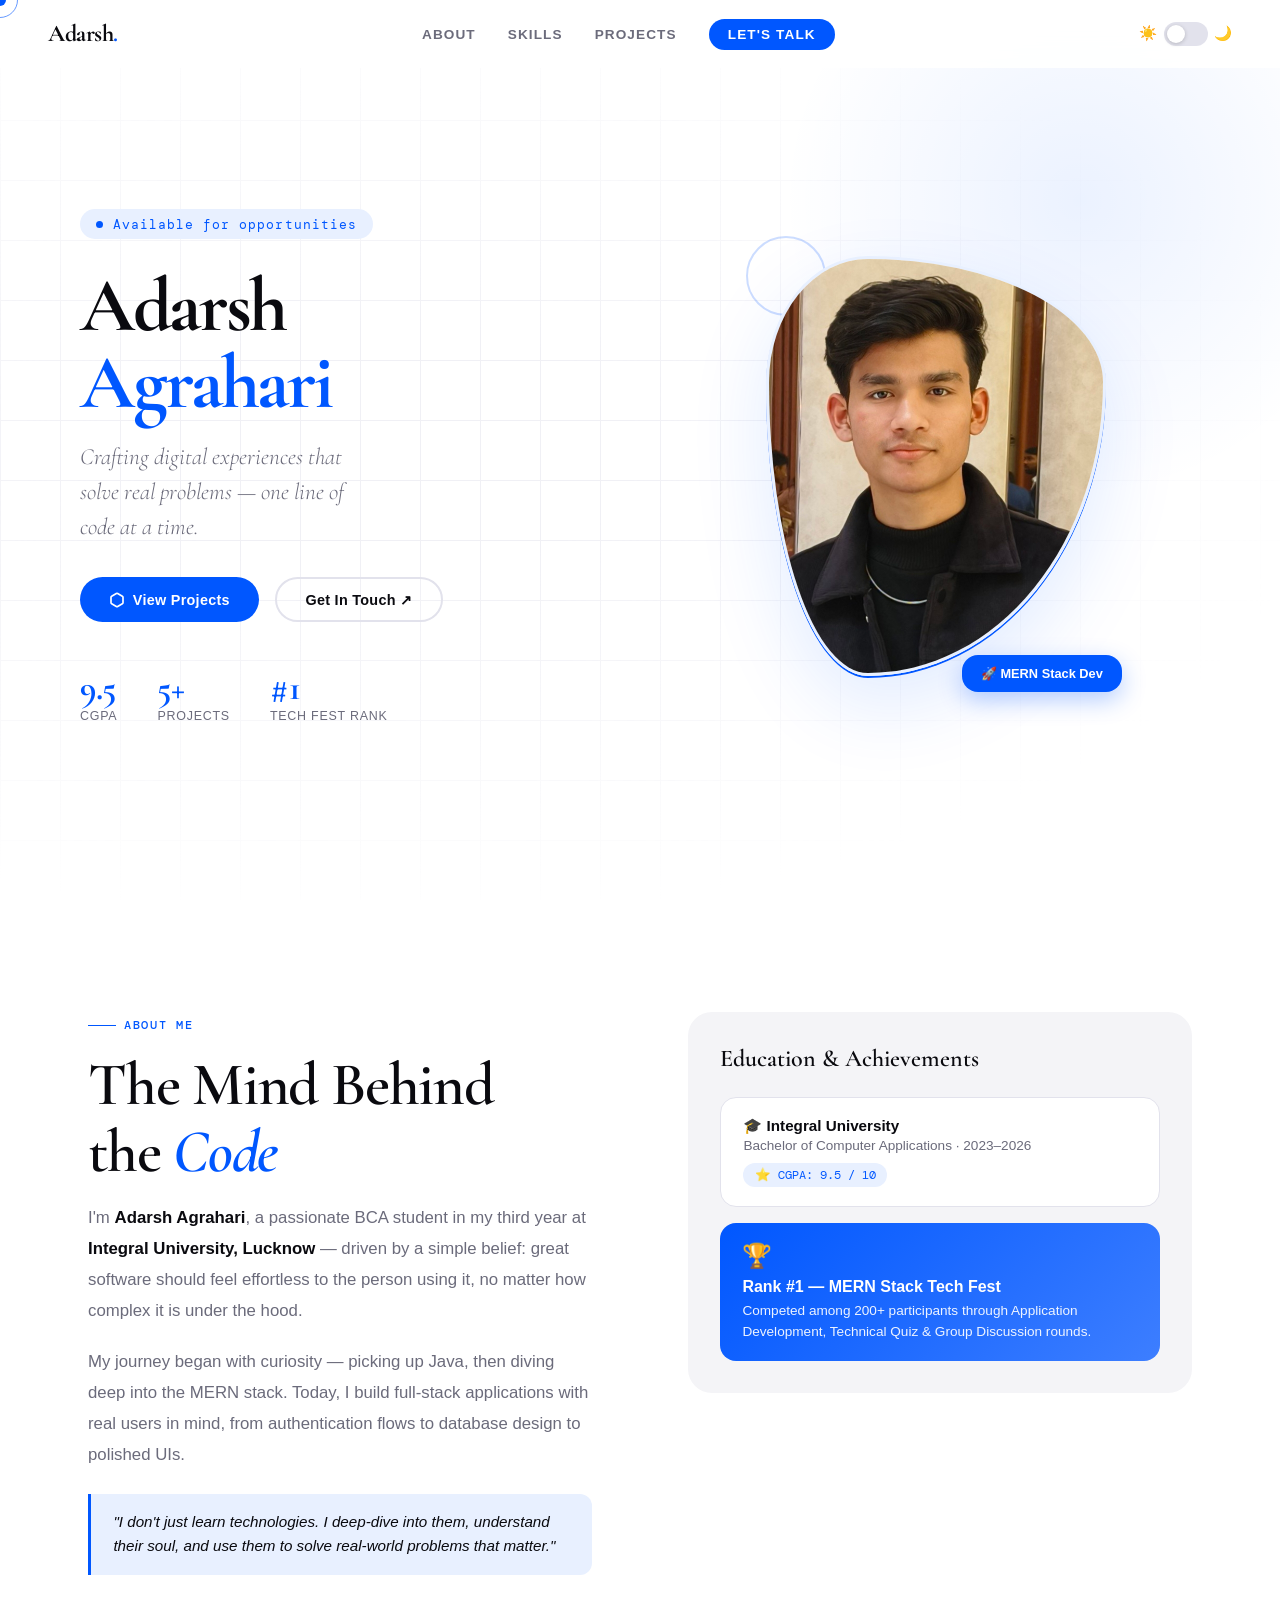
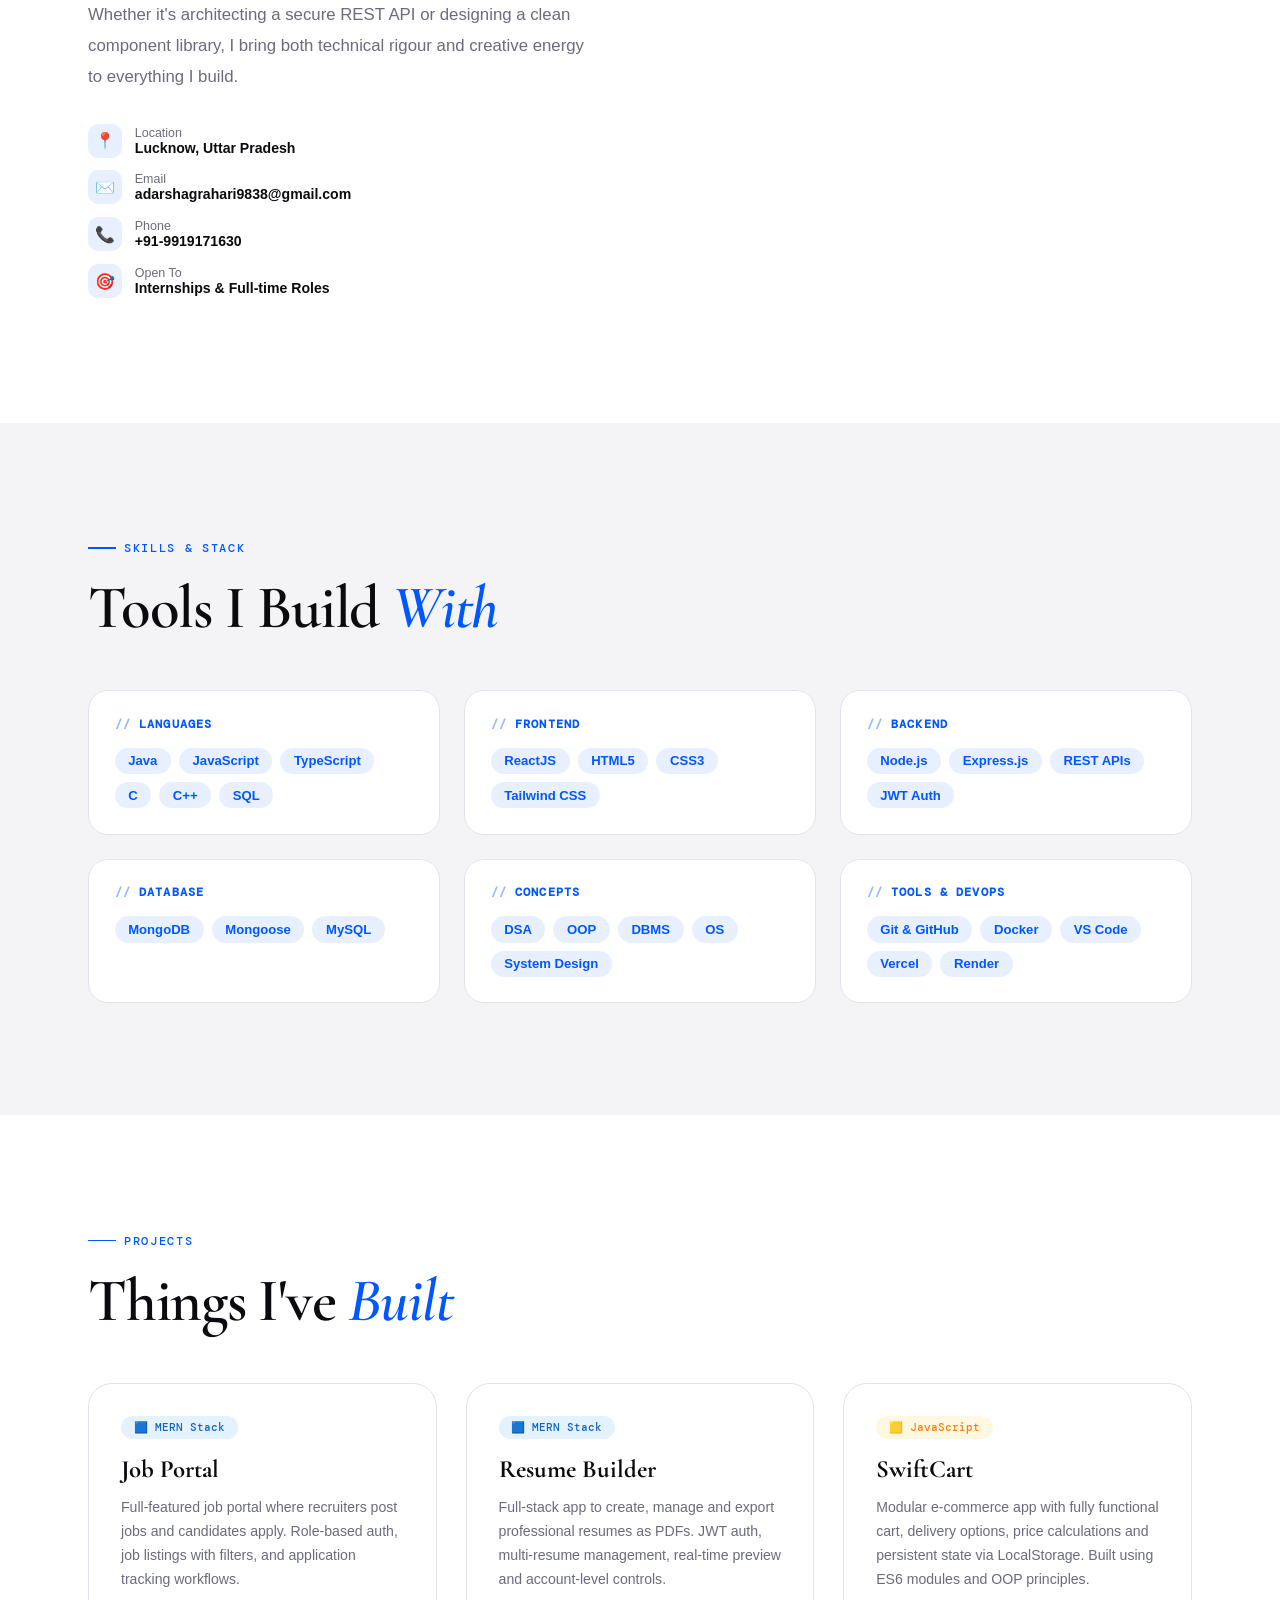
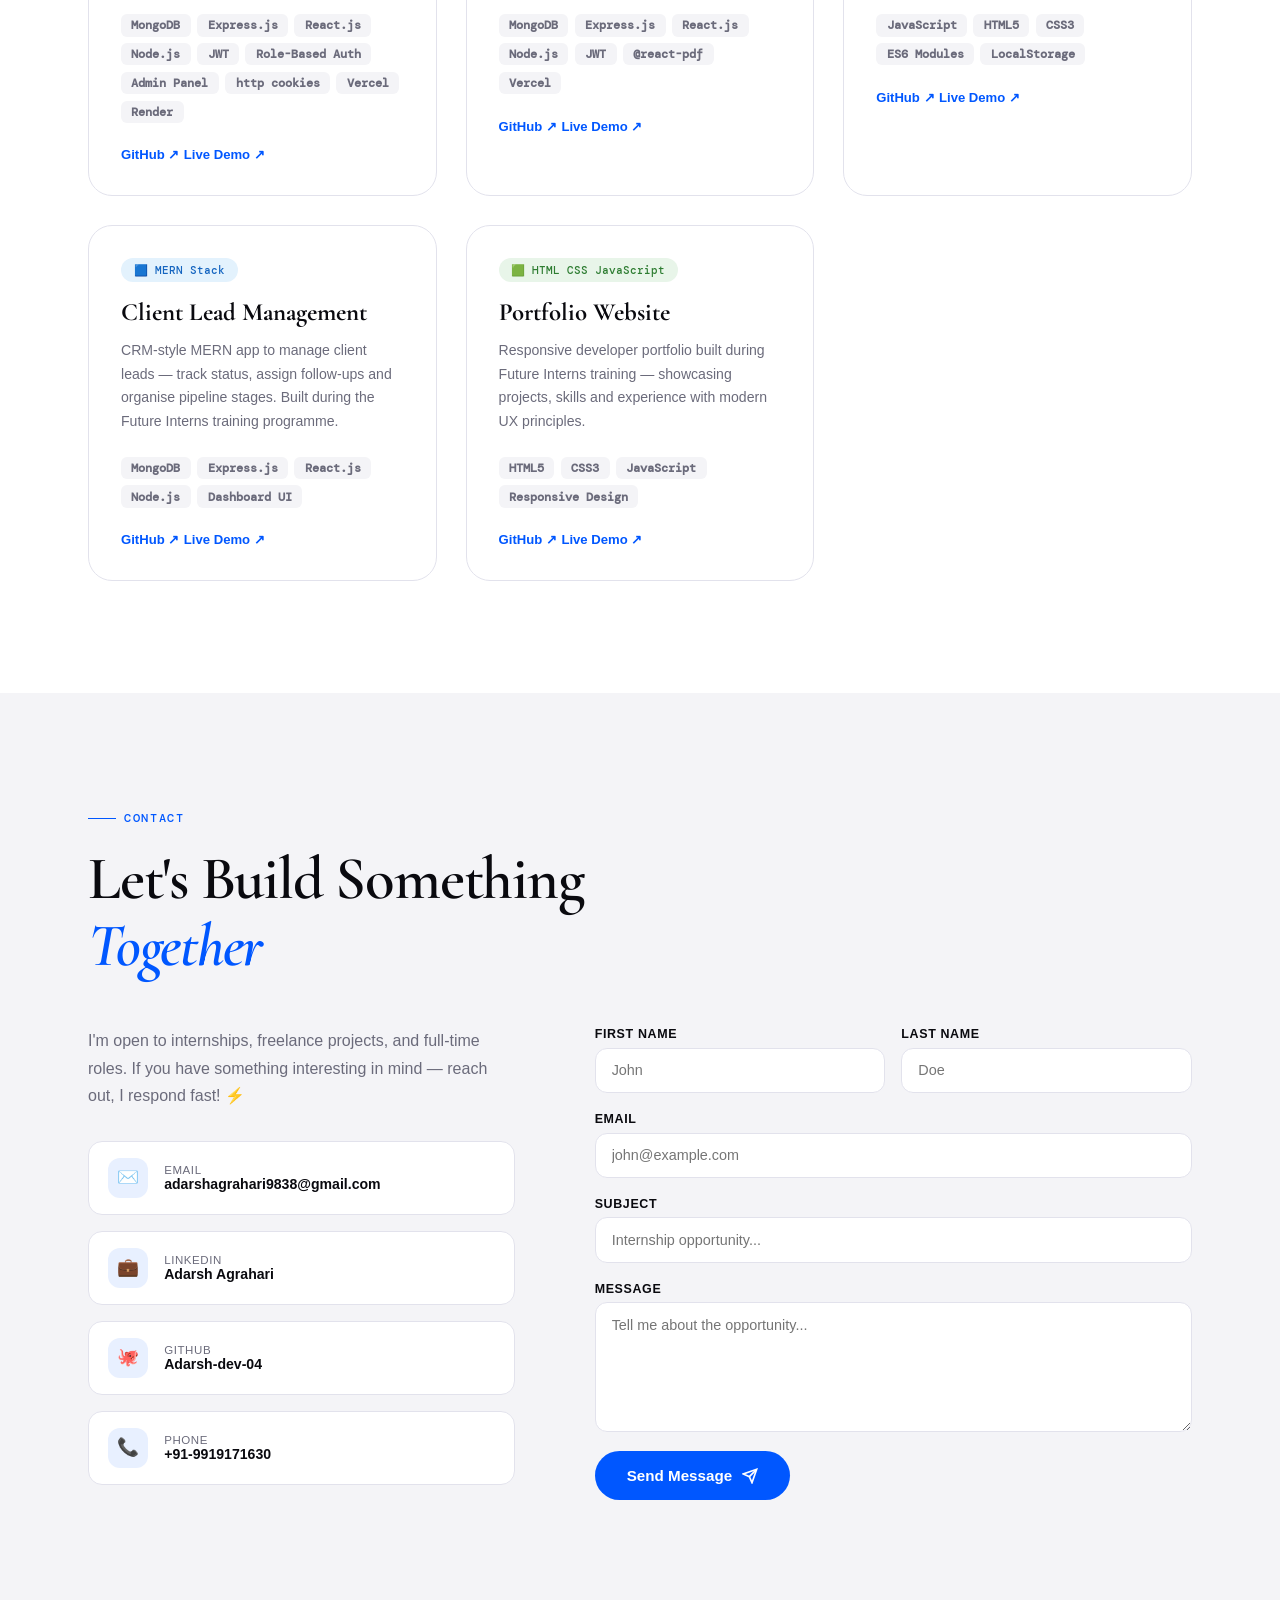
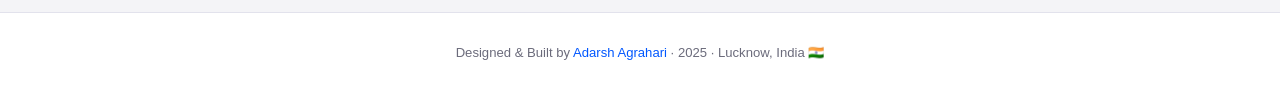
<file: index.html>
<!doctype html>
<html lang="en">
  <head>
    <meta charset="UTF-8" />
    <meta name="viewport" content="width=device-width, initial-scale=1.0" />
    <title>Adarsh Agrahari — Full-Stack Developer</title>
    <meta
      name="description"
      content="Adarsh Agrahari — BCA student & MERN Stack developer from Lucknow."
    />
    <link rel="preconnect" href="https://fonts.googleapis.com" />
    <link rel="preconnect" href="https://fonts.gstatic.com" crossorigin />
    <link
      href="https://fonts.googleapis.com/css2?family=Cormorant+Garamond:ital,wght@0,300;0,400;0,600;0,700;1,300;1,400&family=Cabinet+Grotesk:wght@400;500;700;800&family=DM+Mono:wght@400;500&display=swap"
      rel="stylesheet"
    />
    <link rel="stylesheet" href="style.css" />

    <!-- Theme init: must run before paint to prevent flash of wrong theme -->
    <script>
      (function () {
        var t = localStorage.getItem("theme");
        var d = window.matchMedia("(prefers-color-scheme: dark)").matches;
        if (t === "dark" || (!t && d))
          document.documentElement.classList.add("dark");
      })();
    </script>
  </head>
  <body>
    <!-- Custom Cursor -->
    <div id="cursor"></div>
    <div id="cursor-ring"></div>

    <!-- NAV -->
    <nav id="navbar">
      <a class="nav-logo" href="#hero">Adarsh<span>.</span></a>
      <ul class="nav-links" id="navLinks">
        <li><a href="#about">About</a></li>
        <li><a href="#skills">Skills</a></li>
        <li><a href="#projects">Projects</a></li>
        <li><a href="#contact" class="nav-cta">Let's Talk</a></li>
      </ul>
      <div class="nav-right">
        <div class="toggle-wrap">
          <span>☀️</span>
          <button
            class="theme-toggle"
            id="themeToggle"
            aria-label="Toggle dark mode"
          ></button>
          <span>🌙</span>
        </div>
        <button class="hamburger" id="hamburger" aria-label="Open menu">
          <span></span><span></span><span></span>
        </button>
      </div>
    </nav>

    <!-- HERO -->
    <section id="hero">
      <div class="hero-bg-grid"></div>
      <div class="hero-bg-blob"></div>
      <div class="hero-content">
        <div class="hero-greeting">
          <span class="dot"></span> Available for opportunities
        </div>
        <h1 class="hero-name">
          Adarsh<br /><span class="blue">Agrahari</span>
        </h1>
        <p class="hero-tagline">
          Crafting digital experiences that<br />solve real problems — one line
          of<br />code at a time.
        </p>
        <div class="hero-btns">
          <a href="#projects" class="btn btn-primary">
            <svg
              width="16"
              height="16"
              viewBox="0 0 24 24"
              fill="none"
              stroke="currentColor"
              stroke-width="2.5"
            >
              <path
                d="M21 16V8a2 2 0 0 0-1-1.73l-7-4a2 2 0 0 0-2 0l-7 4A2 2 0 0 0 3 8v8a2 2 0 0 0 1 1.73l7 4a2 2 0 0 0 2 0l7-4A2 2 0 0 0 21 16z"
              />
            </svg>
            View Projects
          </a>
          <a href="#contact" class="btn btn-outline">Get In Touch ↗</a>
        </div>
        <div class="hero-stats">
          <div class="stat">
            <span class="stat-num">9.5</span
            ><span class="stat-label">CGPA</span>
          </div>
          <div class="stat">
            <span class="stat-num">5+</span
            ><span class="stat-label">Projects</span>
          </div>
          <div class="stat">
            <span class="stat-num">#1</span
            ><span class="stat-label">Tech Fest Rank</span>
          </div>
        </div>
      </div>
      <div class="hero-visual">
        <div class="photo-wrap">
          <div class="photo-deco"></div>
          <div class="photo-frame">
            <img src="photo.jpg" alt="Adarsh Agrahari" />
          </div>
          <div class="photo-badge">🚀 MERN Stack Dev</div>
        </div>
      </div>
    </section>

    <!-- ABOUT -->
    <section id="about">
      <div class="about-text reveal">
        <span class="section-label">About Me</span>
        <h2 class="section-title">The Mind Behind<br />the <em>Code</em></h2>
        <p>
          I'm <strong>Adarsh Agrahari</strong>, a passionate BCA student in my
          third year at <strong>Integral University, Lucknow</strong> — driven
          by a simple belief: great software should feel effortless to the
          person using it, no matter how complex it is under the hood.
        </p>
        <p>
          My journey began with curiosity — picking up Java, then diving deep
          into the MERN stack. Today, I build full-stack applications with real
          users in mind, from authentication flows to database design to
          polished UIs.
        </p>
        <div class="about-highlight">
          "I don't just learn technologies. I deep-dive into them, understand
          their soul, and use them to solve real-world problems that matter."
        </div>
        <p>
          Whether it's architecting a secure REST API or designing a clean
          component library, I bring both technical rigour and creative energy
          to everything I build.
        </p>
        <div style="margin-top: 2rem">
          <div class="info-row">
            <div class="info-icon">📍</div>
            <div>
              <div class="info-label">Location</div>
              <div class="info-value">Lucknow, Uttar Pradesh</div>
            </div>
          </div>
          <div class="info-row">
            <div class="info-icon">✉️</div>
            <div>
              <div class="info-label">Email</div>
              <div class="info-value">adarshagrahari9838@gmail.com</div>
            </div>
          </div>
          <div class="info-row">
            <div class="info-icon">📞</div>
            <div>
              <div class="info-label">Phone</div>
              <div class="info-value">+91-9919171630</div>
            </div>
          </div>
          <div class="info-row">
            <div class="info-icon">🎯</div>
            <div>
              <div class="info-label">Open To</div>
              <div class="info-value">Internships & Full-time Roles</div>
            </div>
          </div>
        </div>
      </div>
      <div class="reveal" style="transition-delay: 0.15s">
        <div class="about-card">
          <div class="about-card-title">Education & Achievements</div>
          <div class="edu-card">
            <div class="edu-uni">🎓 Integral University</div>
            <div class="edu-degree">
              Bachelor of Computer Applications · 2023–2026
            </div>
            <div class="edu-cgpa">⭐ CGPA: 9.5 / 10</div>
          </div>
          <div class="achievement-card">
            <div class="trophy">🏆</div>
            <strong>Rank #1 — MERN Stack Tech Fest</strong>
            <p>
              Competed among 200+ participants through Application Development,
              Technical Quiz & Group Discussion rounds.
            </p>
          </div>
        </div>
      </div>
    </section>

    <!-- SKILLS -->
    <div id="skills">
      <div class="inner">
        <span class="section-label reveal">Skills & Stack</span>
        <h2 class="section-title reveal">Tools I Build <em>With</em></h2>
        <div class="skills-grid">
          <div class="skill-group reveal">
            <div class="skill-group-title">Languages</div>
            <div class="skill-tags">
              <span class="skill-tag">Java</span
              ><span class="skill-tag">JavaScript</span
              ><span class="skill-tag">TypeScript</span
              ><span class="skill-tag">C</span><span class="skill-tag">C++</span
              ><span class="skill-tag">SQL</span>
            </div>
          </div>
          <div class="skill-group reveal" style="transition-delay: 0.1s">
            <div class="skill-group-title">Frontend</div>
            <div class="skill-tags">
              <span class="skill-tag">ReactJS</span
              ><span class="skill-tag">HTML5</span
              ><span class="skill-tag">CSS3</span
              ><span class="skill-tag">Tailwind CSS</span>
            </div>
          </div>
          <div class="skill-group reveal" style="transition-delay: 0.2s">
            <div class="skill-group-title">Backend</div>
            <div class="skill-tags">
              <span class="skill-tag">Node.js</span
              ><span class="skill-tag">Express.js</span
              ><span class="skill-tag">REST APIs</span
              ><span class="skill-tag">JWT Auth</span>
            </div>
          </div>
          <div class="skill-group reveal" style="transition-delay: 0.3s">
            <div class="skill-group-title">Database</div>
            <div class="skill-tags">
              <span class="skill-tag">MongoDB</span
              ><span class="skill-tag">Mongoose</span
              ><span class="skill-tag">MySQL</span>
            </div>
          </div>
          <div class="skill-group reveal" style="transition-delay: 0.4s">
            <div class="skill-group-title">Concepts</div>
            <div class="skill-tags">
              <span class="skill-tag">DSA</span
              ><span class="skill-tag">OOP</span
              ><span class="skill-tag">DBMS</span
              ><span class="skill-tag">OS</span
              ><span class="skill-tag">System Design</span>
            </div>
          </div>
          <div class="skill-group reveal" style="transition-delay: 0.5s">
            <div class="skill-group-title">Tools & DevOps</div>
            <div class="skill-tags">
              <span class="skill-tag">Git & GitHub</span
              ><span class="skill-tag">Docker</span
              ><span class="skill-tag">VS Code</span
              ><span class="skill-tag">Vercel</span
              ><span class="skill-tag">Render</span>
            </div>
          </div>
        </div>
      </div>
    </div>

    <!-- PROJECTS -->
    <section id="projects">
      <span class="section-label reveal">Projects</span>
      <h2 class="section-title reveal">Things I've <em>Built</em></h2>
      <div class="projects-grid">
        <div class="project-card reveal" style="transition-delay: 0.2s">
          <span class="project-badge badge-mern">🟦 MERN Stack</span>
          <h3 class="project-title">Job Portal</h3>
          <p class="project-desc">
            Full-featured job portal where recruiters post jobs and candidates
            apply. Role-based auth, job listings with filters, and application
            tracking workflows.
          </p>
          <div class="project-tech">
            <span class="tech-tag">MongoDB</span
            ><span class="tech-tag">Express.js</span
            ><span class="tech-tag">React.js</span
            ><span class="tech-tag">Node.js</span
            ><span class="tech-tag">JWT</span
            ><span class="tech-tag">Role-Based Auth</span>
            <span class="tech-tag">Admin Panel</span>
            <span class="tech-tag">http cookies</span>
            <span class="tech-tag">Vercel</span>
            <span class="tech-tag">Render</span>

          </div>
          <a
            class="project-link"
            href="https://github.com/Adarsh-dev-04/Job-Portal-Resume-Builder"
            target="_blank"
            >GitHub ↗</a
          >
          <a
            class="project-link"
            href="https://job-portal-resume-builder.vercel.app/"
            target="_blank"
            >Live Demo ↗</a
          >
        </div>

        <div class="project-card reveal">
          <span class="project-badge badge-mern">🟦 MERN Stack</span>
          <h3 class="project-title">Resume Builder</h3>
          <p class="project-desc">
            Full-stack app to create, manage and export professional resumes as
            PDFs. JWT auth, multi-resume management, real-time preview and
            account-level controls.
          </p>
          <div class="project-tech">
            <span class="tech-tag">MongoDB</span
            ><span class="tech-tag">Express.js</span
            ><span class="tech-tag">React.js</span
            ><span class="tech-tag">Node.js</span
            ><span class="tech-tag">JWT</span
            ><span class="tech-tag">@react-pdf</span
            ><span class="tech-tag">Vercel</span>
          </div>
          <a
            class="project-link"
            href="https://github.com/Adarsh-dev-04/Resume-Builder"
            target="_blank"
            >GitHub ↗</a
          >
          <a
            class="project-link"
            href="https://resume-builder-lilac-two.vercel.app/"
            target="_blank"
            >Live Demo ↗</a
          >
        </div>

        <div class="project-card reveal" style="transition-delay: 0.1s">
          <span class="project-badge badge-js">🟨 JavaScript</span>
          <h3 class="project-title">SwiftCart</h3>
          <p class="project-desc">
            Modular e-commerce app with fully functional cart, delivery options,
            price calculations and persistent state via LocalStorage. Built
            using ES6 modules and OOP principles.
          </p>
          <div class="project-tech">
            <span class="tech-tag">JavaScript</span
            ><span class="tech-tag">HTML5</span
            ><span class="tech-tag">CSS3</span
            ><span class="tech-tag">ES6 Modules</span
            ><span class="tech-tag">LocalStorage</span>
          </div>
          <a
            class="project-link"
            href="https://github.com/Adarsh-dev-04/SwiftCart-js"
            target="_blank"
            >GitHub ↗</a
          >
          <a
            class="project-link"
            href="https://swiftcart-sooty.vercel.app/"
            target="_blank"
            >Live Demo ↗</a
          >
        </div>

        <div class="project-card reveal" style="transition-delay: 0.3s">
          <span class="project-badge badge-mern">🟦 MERN Stack</span>
          <h3 class="project-title">Client Lead Management</h3>
          <p class="project-desc">
            CRM-style MERN app to manage client leads — track status, assign
            follow-ups and organise pipeline stages. Built during the Future
            Interns training programme.
          </p>
          <div class="project-tech">
            <span class="tech-tag">MongoDB</span
            ><span class="tech-tag">Express.js</span
            ><span class="tech-tag">React.js</span
            ><span class="tech-tag">Node.js</span
            ><span class="tech-tag">Dashboard UI</span>
          </div>
          <a
            class="project-link"
            href="https://github.com/Adarsh-dev-04/mini_crm"
            target="_blank"
            >GitHub ↗</a
          >
          <a
            class="project-link"
            href="https://mini-crm-kappa-two.vercel.app/"
            target="_blank"
            >Live Demo ↗</a
          >
        </div>

        <div class="project-card reveal" style="transition-delay: 0.4s">
          <span class="project-badge badge-html">🟩 HTML CSS JavaScript</span>
          <h3 class="project-title">Portfolio Website</h3>
          <p class="project-desc">
            Responsive developer portfolio built during Future Interns training
            — showcasing projects, skills and experience with modern UX
            principles.
          </p>
          <div class="project-tech">
            <span class="tech-tag">HTML5</span
            ><span class="tech-tag">CSS3</span
            ><span class="tech-tag">JavaScript</span
            ><span class="tech-tag">Responsive Design</span>
          </div>
          <a
            class="project-link"
            href="https://github.com/Adarsh-dev-04/Adarsh_Portfolio"
            target="_blank"
            >GitHub ↗</a
          >
          <a
            class="project-link"
            href="https://adarsh-portfolio-gamma-rose.vercel.app/"
            target="_blank"
            >Live Demo ↗</a
          >
        </div>
      </div>
    </section>

    <!-- CONTACT -->
    <div id="contact">
      <div class="inner">
        <span class="section-label reveal">Contact</span>
        <h2 class="section-title reveal">
          Let's Build Something<br /><em>Together</em>
        </h2>
        <div class="contact-grid">
          <div class="reveal">
            <p class="contact-info">
              I'm open to internships, freelance projects, and full-time roles.
              If you have something interesting in mind — reach out, I respond
              fast! ⚡
            </p>
            <div class="contact-links">
              <a
                class="contact-link-item"
                href="mailto:adarshagrahari9838@gmail.com"
                ><div class="contact-icon">✉️</div>
                <div>
                  <div class="c-label">Email</div>
                  <div class="c-value">adarshagrahari9838@gmail.com</div>
                </div></a
              >
              <a
                class="contact-link-item"
                href="https://www.linkedin.com/in/adarsh-agrahari-366727234"
                target="_blank"
                ><div class="contact-icon">💼</div>
                <div>
                  <div class="c-label">LinkedIn</div>
                  <div class="c-value">Adarsh Agrahari</div>
                </div></a
              >
              <a
                class="contact-link-item"
                href="https://github.com/Adarsh-dev-04"
                target="_blank"
                ><div class="contact-icon">🐙</div>
                <div>
                  <div class="c-label">GitHub</div>
                  <div class="c-value">Adarsh-dev-04</div>
                </div></a
              >
              <a class="contact-link-item" href="tel:+919919171630"
                ><div class="contact-icon">📞</div>
                <div>
                  <div class="c-label">Phone</div>
                  <div class="c-value">+91-9919171630</div>
                </div></a
              >
            </div>
          </div>
          <div class="reveal" style="transition-delay: 0.15s">
            <form
              class="contact-form"
              id="contactForm"
              action="https://formsubmit.co/adarshagrahari9838@gmail.com"
              method="POST"
            >
              <input type="hidden" name="_next" value="thank-you.html" />
              <input type="hidden" name="_subject" value="New Portfolio Contact Message" />
              <input type="hidden" name="_template" value="table" />
              <input type="hidden" name="_captcha" value="false" />
              <div class="form-row">
                <div class="form-group">
                  <label for="fname">First Name</label
                  ><input type="text" id="fname" name="firstName" placeholder="John" required />
                </div>
                <div class="form-group">
                  <label for="lname">Last Name</label
                  ><input type="text" id="lname" name="lastName" placeholder="Doe" />
                </div>
              </div>
              <div class="form-group">
                <label for="femail">Email</label
                ><input
                  type="email"
                  id="femail"
                  name="email"
                  placeholder="john@example.com"
                  required
                />
              </div>
              <div class="form-group">
                <label for="fsubject">Subject</label
                ><input
                  type="text"
                  id="fsubject"
                  name="subject"
                  placeholder="Internship opportunity..."
                />
              </div>
              <div class="form-group">
                <label for="fmessage">Message</label
                ><textarea
                  id="fmessage"
                  name="message"
                  placeholder="Tell me about the opportunity..."
                  required
                ></textarea>
              </div>
              <button class="btn-submit" id="submitBtn" type="submit">
                Send Message
                <svg
                  width="16"
                  height="16"
                  viewBox="0 0 24 24"
                  fill="none"
                  stroke="currentColor"
                  stroke-width="2.5"
                >
                  <line x1="22" y1="2" x2="11" y2="13" />
                  <polygon points="22 2 15 22 11 13 2 9 22 2" />
                </svg>
              </button>
              <div class="form-success" id="formSuccess">
                ✅ Message sent! I'll get back to you within 24 hours.
              </div>
            </form>
          </div>
        </div>
      </div>
    </div>

    <!-- FOOTER -->
    <footer>
      <p>
        Designed & Built by <a href="#hero">Adarsh Agrahari</a> · 2025 ·
        Lucknow, India 🇮🇳
      </p>
    </footer>

    <script src="script.js"></script>
  </body>
</html>
</file>
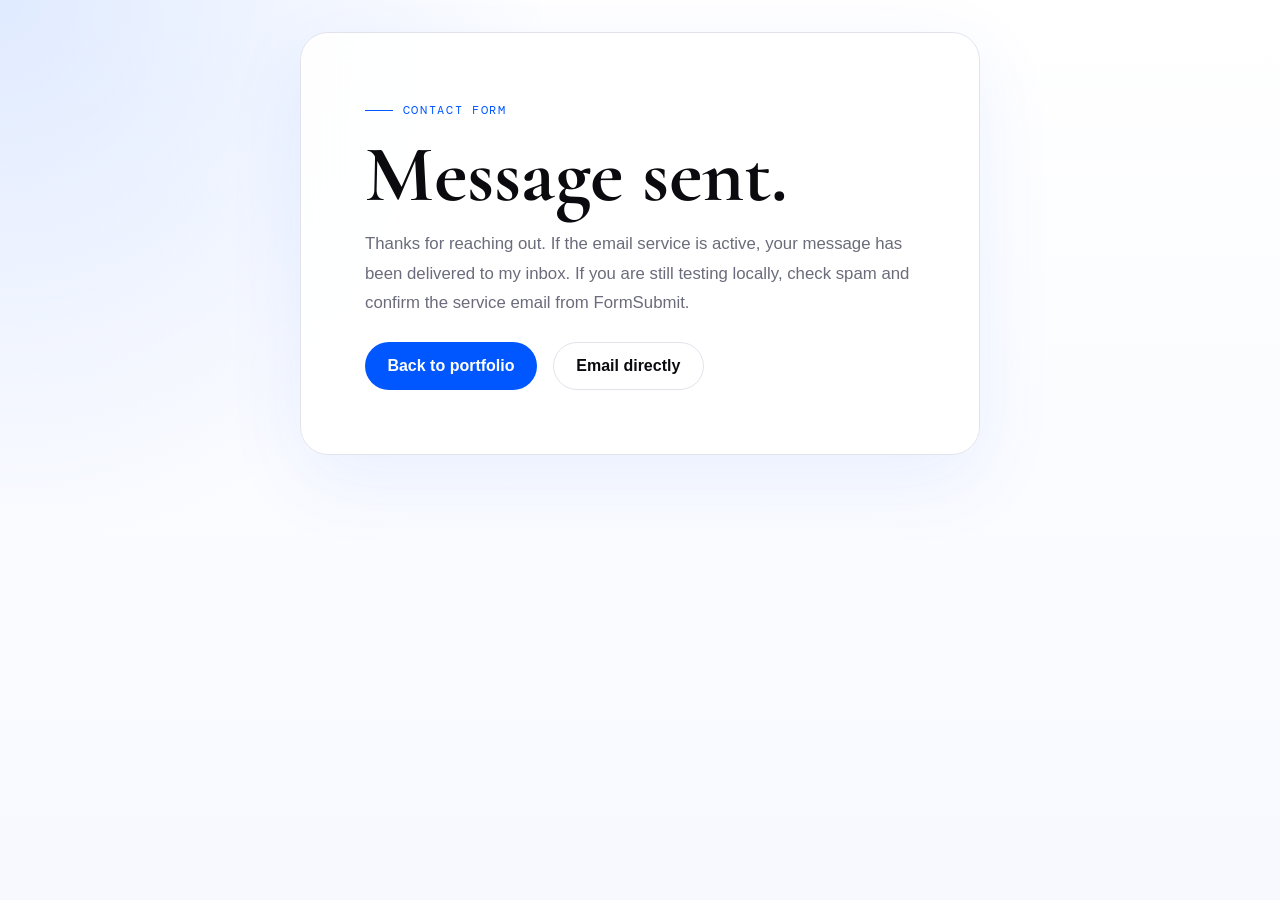
<file: thank-you.html>
<!doctype html>
<html lang="en">
  <head>
    <meta charset="UTF-8" />
    <meta name="viewport" content="width=device-width, initial-scale=1.0" />
    <title>Message Sent | Adarsh Agrahari</title>
    <meta
      name="description"
      content="Thanks for reaching out to Adarsh Agrahari. Your message has been sent."
    />
    <link rel="preconnect" href="https://fonts.googleapis.com" />
    <link rel="preconnect" href="https://fonts.gstatic.com" crossorigin />
    <link
      href="https://fonts.googleapis.com/css2?family=Cormorant+Garamond:ital,wght@0,300;0,400;0,600;0,700;1,300;1,400&family=Cabinet+Grotesk:wght@400;500;700;800&family=DM+Mono:wght@400;500&display=swap"
      rel="stylesheet"
    />
    <style>
      :root {
        --blue: #0057ff;
        --blue-light: #3d7eff;
        --blue-pale: #e8f0ff;
        --black: #0a0a0f;
        --grey: #6b6b7b;
        --white: #ffffff;
        --border: #e2e2ec;
        --font-display: "Cormorant Garamond", serif;
        --font-body: "Cabinet Grotesk", sans-serif;
        --font-mono: "DM Mono", monospace;
      }

      * { box-sizing: border-box; }
      html, body { margin: 0; min-height: 100%; }
      body {
        font-family: var(--font-body);
        color: var(--black);
        background:
          radial-gradient(circle at top left, rgba(0, 87, 255, 0.12), transparent 35%),
          linear-gradient(180deg, #ffffff 0%, #f7f9ff 100%);
        display: grid;
        place-items: center;
        padding: 2rem;
      }
      .card {
        width: min(680px, 100%);
        background: rgba(255, 255, 255, 0.88);
        border: 1px solid var(--border);
        border-radius: 28px;
        padding: clamp(2rem, 6vw, 4rem);
        box-shadow: 0 24px 80px rgba(0, 87, 255, 0.08);
        backdrop-filter: blur(18px);
      }
      .eyebrow {
        display: inline-flex;
        align-items: center;
        gap: 0.6rem;
        font-family: var(--font-mono);
        font-size: 0.75rem;
        letter-spacing: 0.14em;
        text-transform: uppercase;
        color: var(--blue);
        margin-bottom: 1.2rem;
      }
      .eyebrow::before {
        content: "";
        width: 28px;
        height: 1.5px;
        background: var(--blue);
      }
      h1 {
        font-family: var(--font-display);
        font-size: clamp(2.8rem, 7vw, 5rem);
        line-height: 0.95;
        margin: 0 0 1rem;
      }
      p {
        color: var(--grey);
        font-size: 1.05rem;
        line-height: 1.75;
        margin: 0 0 1.5rem;
      }
      .actions {
        display: flex;
        gap: 1rem;
        flex-wrap: wrap;
      }
      a {
        display: inline-flex;
        align-items: center;
        justify-content: center;
        text-decoration: none;
        border-radius: 999px;
        padding: 0.9rem 1.4rem;
        font-weight: 700;
        transition: transform 0.2s ease, background 0.2s ease, color 0.2s ease;
      }
      .primary {
        background: var(--blue);
        color: #fff;
      }
      .primary:hover { background: var(--blue-light); transform: translateY(-2px); }
      .secondary {
        border: 1px solid var(--border);
        color: var(--black);
        background: #fff;
      }
      .secondary:hover { transform: translateY(-2px); }
    </style>
  </head>
  <body>
    <main class="card">
      <div class="eyebrow">Contact Form</div>
      <h1>Message sent.</h1>
      <p>
        Thanks for reaching out. If the email service is active, your message has been delivered to my inbox.
        If you are still testing locally, check spam and confirm the service email from FormSubmit.
      </p>
      <div class="actions">
        <a class="primary" href="index.html#contact">Back to portfolio</a>
        <a class="secondary" href="mailto:adarshagrahari9838@gmail.com">Email directly</a>
      </div>
    </main>
  </body>
</html>
</file>
<file: style.css>
:root {
  --blue: #0057FF;
  --blue-light: #3d7eff;
  --blue-pale: #e8f0ff;
  --black: #0a0a0f;
  --grey: #6b6b7b;
  --grey-light: #f4f4f7;
  --white: #ffffff;
  --border: #e2e2ec;
  --font-display: "Cormorant Garamond", serif;
  --font-body: "Cabinet Grotesk", sans-serif;
  --font-mono: "DM Mono", monospace;
}

/* ── Dark Mode ── */
html.dark {
  --blue: #4d8fff;
  --blue-light: #7aaeff;
  --blue-pale: #0d1e3d;
  --black: #f0f0f8;
  --grey: #9999aa;
  --grey-light: #111118;
  --white: #0c0c14;
  --border: #1e1e2e;
}

/* ── Reset ── */
*, *::before, *::after { box-sizing: border-box; margin: 0; padding: 0; }
html { scroll-behavior: smooth; }
body {
  font-family: var(--font-body);
  background: var(--white);
  color: var(--black);
  overflow-x: hidden;
  cursor: none;
  transition: background 0.4s, color 0.4s;
}

/* ── Custom Cursor ── */
#cursor {
  width: 12px; height: 12px;
  background: var(--blue);
  border-radius: 50%;
  position: fixed; top: 0; left: 0;
  pointer-events: none; z-index: 9999;
  transform: translate(-50%, -50%);
  transition: width 0.2s, height 0.2s, background 0.2s;
}
#cursor-ring {
  width: 36px; height: 36px;
  border: 1.5px solid var(--blue);
  border-radius: 50%;
  position: fixed; top: 0; left: 0;
  pointer-events: none; z-index: 9998;
  transform: translate(-50%, -50%);
  opacity: 0.6;
  transition: width 0.3s, height 0.3s;
}
body.hov #cursor { width: 20px; height: 20px; background: var(--blue-light); }
body.hov #cursor-ring { width: 56px; height: 56px; opacity: 0.25; }

/* ── Navbar ── */
nav {
  position: fixed; top: 0; left: 0; right: 0; z-index: 200;
  display: flex; align-items: center; justify-content: space-between;
  padding: 1.2rem 3rem;
  background: rgba(255, 255, 255, 0.9);
  backdrop-filter: blur(16px);
  border-bottom: 1px solid transparent;
  transition: border-color 0.3s, box-shadow 0.3s, background 0.4s;
}
html.dark nav { background: rgba(12, 12, 20, 0.92); }
nav.scrolled { border-color: var(--border); box-shadow: 0 2px 24px rgba(0, 87, 255, 0.06); }

.nav-logo {
  font-family: var(--font-display); font-size: 1.5rem; font-weight: 700;
  color: var(--black); text-decoration: none; letter-spacing: -0.02em;
}
.nav-logo span { color: var(--blue); }

.nav-links { display: flex; gap: 2rem; list-style: none; }
.nav-links a {
  font-size: 0.85rem; font-weight: 700; letter-spacing: 0.08em;
  text-transform: uppercase; color: var(--grey);
  text-decoration: none; transition: color 0.2s; position: relative;
}
.nav-links a::after {
  content: ""; position: absolute; bottom: -3px; left: 0;
  width: 0; height: 2px; background: var(--blue); transition: width 0.3s;
}
.nav-links a:hover { color: var(--blue); }
.nav-links a:hover::after { width: 100%; }
.nav-cta { background: var(--blue) !important; color: #fff !important; padding: 0.5rem 1.2rem; border-radius: 50px; }
.nav-cta::after { display: none !important; }
.nav-cta:hover { background: var(--blue-light) !important; }
.nav-right { display: flex; align-items: center; gap: 1.2rem; }

/* ── Theme Toggle ── */
.theme-toggle {
  width: 44px; height: 24px; background: var(--border);
  border-radius: 50px; border: none; cursor: pointer;
  position: relative; transition: background 0.3s; flex-shrink: 0;
}
.theme-toggle::after {
  content: ""; position: absolute; top: 3px; left: 3px;
  width: 18px; height: 18px; background: #fff; border-radius: 50%;
  transition: transform 0.3s; box-shadow: 0 1px 4px rgba(0, 0, 0, 0.2);
}
html.dark .theme-toggle { background: var(--blue); }
html.dark .theme-toggle::after { transform: translateX(20px); }
.toggle-wrap { display: flex; align-items: center; gap: 0.4rem; font-size: 0.9rem; }

/* ── Hamburger ── */
.hamburger {
  display: none; flex-direction: column; gap: 5px;
  background: none; border: none; cursor: pointer; padding: 4px;
}
.hamburger span {
  display: block; width: 24px; height: 2px;
  background: var(--black); border-radius: 2px; transition: 0.3s;
}

/* ── Mobile Nav ── */
@media (max-width: 900px) {
  nav { padding: 1rem 1.5rem; }
  .nav-links {
    display: none; flex-direction: column; position: absolute;
    top: 100%; left: 0; right: 0;
    background: var(--white); padding: 1.5rem 2rem;
    gap: 1.2rem; border-bottom: 1px solid var(--border);
    box-shadow: 0 8px 24px rgba(0, 0, 0, 0.08); z-index: 199;
  }
  .nav-links.open { display: flex; }
  .hamburger { display: flex; }
}

/* ── Shared Section Styles ── */
section { padding: 7rem 3rem; max-width: 1200px; margin: 0 auto; }

.section-label {
  display: inline-flex; align-items: center; gap: 0.5rem;
  font-family: var(--font-mono); font-size: 0.75rem; font-weight: 500;
  color: var(--blue); text-transform: uppercase; letter-spacing: 0.14em;
  margin-bottom: 1.2rem;
}
.section-label::before { content: ""; width: 28px; height: 1.5px; background: var(--blue); }

h2.section-title {
  font-family: var(--font-display);
  font-size: clamp(2.4rem, 5vw, 3.8rem);
  font-weight: 600; line-height: 1.1;
  letter-spacing: -0.02em; margin-bottom: 1rem; color: var(--black);
}
h2.section-title em { font-style: italic; color: var(--blue); }

/* ── Scroll Reveal ── */
.reveal { opacity: 0; transform: translateY(28px); transition: opacity 0.7s ease, transform 0.7s ease; }
.reveal.visible { opacity: 1; transform: translateY(0); }

/* ── Hero ── */
#hero {
  min-height: 100vh; max-width: 100%;
  display: grid; grid-template-columns: 1fr 1fr;
  align-items: center; gap: 4rem;
  padding: 8rem 5rem 6rem;
  position: relative; overflow: hidden;
}
.hero-bg-grid {
  position: absolute; inset: 0; z-index: 0;
  background-image: linear-gradient(var(--border) 1px, transparent 1px),
    linear-gradient(90deg, var(--border) 1px, transparent 1px);
  background-size: 60px 60px; opacity: 0.5;
  mask-image: radial-gradient(ellipse at 30% 50%, black 20%, transparent 75%);
}
.hero-bg-blob {
  position: absolute; width: 600px; height: 600px; border-radius: 50%;
  z-index: 0; background: radial-gradient(circle, rgba(0, 87, 255, 0.08) 0%, transparent 70%);
  top: -100px; right: -100px; pointer-events: none;
  animation: blobPulse 6s ease-in-out infinite alternate;
}
@keyframes blobPulse { from { transform: scale(1); } to { transform: scale(1.1) translate(30px, 20px); } }

.hero-content { position: relative; z-index: 1; }
.hero-greeting {
  display: inline-flex; align-items: center; gap: 0.6rem;
  font-family: var(--font-mono); font-size: 0.82rem; color: var(--blue);
  background: var(--blue-pale); padding: 0.4rem 1rem; border-radius: 50px;
  margin-bottom: 1.8rem; letter-spacing: 0.08em;
  animation: fadeUp 0.8s ease both;
}
.dot {
  width: 7px; height: 7px; border-radius: 50%;
  background: var(--blue); animation: pulse 2s infinite;
}
@keyframes pulse { 0%, 100% { opacity: 1; transform: scale(1); } 50% { opacity: 0.5; transform: scale(0.8); } }

.hero-name {
  font-family: var(--font-display);
  font-size: clamp(3rem, 6vw, 5.5rem);
  font-weight: 700; line-height: 1; letter-spacing: -0.03em; color: var(--black);
  animation: fadeUp 0.9s 0.1s ease both;
}
.hero-name .blue { color: var(--blue); }
.hero-tagline {
  font-family: var(--font-display);
  font-size: clamp(1.1rem, 2vw, 1.45rem);
  font-weight: 300; font-style: italic; color: var(--grey);
  margin: 1.2rem 0 2rem; line-height: 1.5;
  animation: fadeUp 1s 0.2s ease both;
}
.hero-btns { display: flex; gap: 1rem; flex-wrap: wrap; animation: fadeUp 1s 0.3s ease both; }

.btn {
  display: inline-flex; align-items: center; gap: 0.5rem;
  padding: 0.8rem 1.8rem; border-radius: 50px;
  font-family: var(--font-body); font-size: 0.9rem; font-weight: 700;
  text-decoration: none; transition: all 0.25s; letter-spacing: 0.02em;
}
.btn-primary { background: var(--blue); color: #fff; }
.btn-primary:hover { background: var(--blue-light); transform: translateY(-2px); box-shadow: 0 8px 24px rgba(0, 87, 255, 0.3); }
.btn-outline { border: 2px solid var(--border); color: var(--black); background: transparent; }
.btn-outline:hover { border-color: var(--blue); color: var(--blue); transform: translateY(-2px); }

.hero-stats { display: flex; gap: 2.5rem; margin-top: 3rem; animation: fadeUp 1s 0.4s ease both; }
.stat { display: flex; flex-direction: column; gap: 0.2rem; }
.stat-num { font-family: var(--font-display); font-size: 2.2rem; font-weight: 700; color: var(--blue); line-height: 1; }
.stat-label { font-size: 0.78rem; color: var(--grey); font-weight: 500; text-transform: uppercase; letter-spacing: 0.06em; }

.hero-visual { position: relative; z-index: 1; display: flex; justify-content: center; align-items: center; }
.photo-wrap { position: relative; }
.photo-frame {
  width: 340px; height: 420px;
  border-radius: 30% 70% 70% 30% / 30% 30% 70% 70%;
  overflow: hidden; border: 3px solid var(--blue-pale);
  box-shadow: 0 30px 80px rgba(0, 87, 255, 0.12), 0 2px 0 var(--blue);
  animation: float 6s ease-in-out infinite, fadeUp 1s 0.2s ease both;
}
@keyframes float { 0%, 100% { transform: translateY(0); } 50% { transform: translateY(-16px); } }
.photo-frame img { width: 100%; height: 100%; object-fit: cover; object-position: center top; }
.photo-badge {
  position: absolute; bottom: -16px; right: -16px;
  background: var(--blue); color: #fff; padding: 0.7rem 1.2rem;
  border-radius: 16px; font-size: 0.8rem; font-weight: 700;
  box-shadow: 0 8px 24px rgba(0, 87, 255, 0.3); white-space: nowrap;
}
.photo-deco {
  position: absolute; top: -20px; left: -20px;
  width: 80px; height: 80px; border: 2px solid var(--blue);
  border-radius: 50%; opacity: 0.2; animation: spin 12s linear infinite;
}
@keyframes spin { to { transform: rotate(360deg); } }
@keyframes fadeUp { from { opacity: 0; transform: translateY(24px); } to { opacity: 1; transform: translateY(0); } }

/* ── About ── */
#about { display: grid; grid-template-columns: 1fr 1fr; gap: 6rem; align-items: start; }
.about-text p { font-size: 1.05rem; line-height: 1.85; color: var(--grey); margin-bottom: 1.2rem; }
.about-text p strong { color: var(--black); }
.about-highlight {
  background: var(--blue-pale); border-left: 3px solid var(--blue);
  padding: 1rem 1.4rem; border-radius: 0 12px 12px 0;
  margin: 1.5rem 0; font-style: italic; color: var(--black);
  font-size: 0.95rem; line-height: 1.6;
}
.info-row { display: flex; align-items: center; gap: 0.8rem; font-size: 0.88rem; margin-bottom: 0.8rem; }
.info-icon {
  width: 34px; height: 34px; border-radius: 10px;
  background: var(--blue-pale); display: flex; align-items: center;
  justify-content: center; font-size: 1rem; flex-shrink: 0;
}
.info-label { color: var(--grey); font-size: 0.78rem; }
.info-value { color: var(--black); font-weight: 600; }

.about-card {
  background: var(--grey-light); border-radius: 24px;
  padding: 2rem; position: sticky; top: 7rem; transition: background 0.4s;
}
html.dark .about-card { background: #0f0f1a; }
.about-card-title { font-family: var(--font-display); font-size: 1.5rem; font-weight: 600; margin-bottom: 1.5rem; color: var(--black); }

.edu-card {
  background: var(--white); border-radius: 16px;
  padding: 1.2rem 1.4rem; border: 1px solid var(--border);
  margin-bottom: 1rem; transition: background 0.4s, border-color 0.4s;
}
html.dark .edu-card { background: #13131e; border-color: #1e1e2e; }
.edu-uni { font-weight: 700; font-size: 0.95rem; color: var(--black); }
.edu-degree { color: var(--grey); font-size: 0.85rem; margin-top: 0.2rem; }
.edu-cgpa {
  display: inline-flex; align-items: center; gap: 0.4rem;
  margin-top: 0.6rem; background: var(--blue-pale); padding: 0.25rem 0.7rem;
  border-radius: 50px; font-family: var(--font-mono); font-size: 0.78rem; color: var(--blue);
}
.achievement-card {
  background: linear-gradient(135deg, var(--blue), var(--blue-light));
  border-radius: 16px; padding: 1.2rem 1.4rem; color: #fff; margin-top: 1rem;
}
.achievement-card .trophy { font-size: 1.5rem; margin-bottom: 0.5rem; }
.achievement-card p { font-size: 0.85rem; line-height: 1.5; opacity: 0.92; }
.achievement-card strong { font-size: 1rem; display: block; margin-bottom: 0.3rem; }

/* ── Skills ── */
#skills { background: var(--grey-light); max-width: 100%; transition: background 0.4s; }
#skills .inner { max-width: 1200px; margin: 0 auto; padding: 7rem 3rem; }
.skills-grid { display: grid; grid-template-columns: repeat(auto-fill, minmax(280px, 1fr)); gap: 1.5rem; margin-top: 3rem; }
.skill-group {
  background: var(--white); border-radius: 20px; padding: 1.6rem;
  border: 1px solid var(--border);
  transition: transform 0.3s, box-shadow 0.3s, background 0.4s, border-color 0.4s;
}
html.dark .skill-group { background: #13131e; border-color: #1e1e2e; }
.skill-group:hover { transform: translateY(-4px); box-shadow: 0 16px 40px rgba(0, 87, 255, 0.08); }
.skill-group-title {
  font-size: 0.72rem; font-weight: 700; text-transform: uppercase;
  letter-spacing: 0.1em; color: var(--blue); font-family: var(--font-mono);
  margin-bottom: 1rem; display: flex; align-items: center; gap: 0.5rem;
}
.skill-group-title::before { content: "//"; opacity: 0.4; }
.skill-tags { display: flex; flex-wrap: wrap; gap: 0.5rem; }
.skill-tag {
  font-size: 0.82rem; font-weight: 600; padding: 0.35rem 0.85rem;
  border-radius: 50px; background: var(--blue-pale); color: var(--blue);
  transition: background 0.2s, color 0.2s; cursor: default;
}
.skill-tag:hover { background: var(--blue); color: #fff; }

/* ── Projects ── */
.projects-grid { display: grid; grid-template-columns: repeat(auto-fill, minmax(340px, 1fr)); gap: 1.8rem; margin-top: 3rem; }
.project-card {
  border: 1px solid var(--border); border-radius: 24px;
  padding: 2rem; background: var(--white);
  transition: transform 0.3s, box-shadow 0.3s, border-color 0.3s, background 0.4s;
  position: relative; overflow: hidden;
}
html.dark .project-card { background: #13131e; border-color: #1e1e2e; }
.project-card::before {
  content: ""; position: absolute; top: 0; left: 0; right: 0; height: 3px;
  background: linear-gradient(90deg, var(--blue), var(--blue-light));
  transform: scaleX(0); transform-origin: left; transition: transform 0.4s;
}
.project-card:hover { transform: translateY(-6px); box-shadow: 0 24px 60px rgba(0, 87, 255, 0.1); border-color: var(--blue-pale); }
.project-card:hover::before { transform: scaleX(1); }

.project-badge { display: inline-flex; align-items: center; gap: 0.4rem; font-family: var(--font-mono); font-size: 0.7rem; padding: 0.3rem 0.8rem; border-radius: 50px; margin-bottom: 1rem; font-weight: 500; }
.badge-mern { background: #e3f2fd; color: #1565c0; }
.badge-js { background: #fff8e1; color: #f57f17; }
.badge-fi { background: #f3e5f5; color: #7b1fa2; }
.badge-html { background: #e8f5e9; color: #2e7d32; }
html.dark .badge-mern { background: #0d2040; color: #7aaeff; }
html.dark .badge-js { background: #2a2000; color: #ffc107; }
html.dark .badge-fi { background: #1e0a2e; color: #ce93d8; }
html.dark .badge-html { background: #1e2a1e; color: #4caf50; }

.project-title { font-family: var(--font-display); font-size: 1.55rem; font-weight: 700; line-height: 1.2; margin-bottom: 0.7rem; color: var(--black); }
.project-desc { font-size: 0.88rem; line-height: 1.7; color: var(--grey); margin-bottom: 1.4rem; }
.project-tech { display: flex; flex-wrap: wrap; gap: 0.4rem; margin-bottom: 1.4rem; }
.tech-tag { font-size: 0.75rem; font-weight: 600; font-family: var(--font-mono); padding: 0.2rem 0.65rem; border-radius: 6px; background: var(--grey-light); color: var(--grey); }
html.dark .tech-tag { background: #1e1e2e; color: #9999aa; }
.project-link { display: inline-flex; align-items: center; gap: 0.4rem; font-size: 0.82rem; font-weight: 700; text-decoration: none; color: var(--blue); transition: gap 0.2s; }
.project-link:hover { gap: 0.7rem; }

/* ── Contact ── */
#contact { background: var(--grey-light); max-width: 100%; transition: background 0.4s; }
#contact .inner { max-width: 1200px; margin: 0 auto; padding: 7rem 3rem; }
.contact-grid { display: grid; grid-template-columns: 1fr 1.4fr; gap: 5rem; align-items: start; margin-top: 3rem; }
.contact-info { font-size: 1rem; color: var(--grey); line-height: 1.7; margin-bottom: 2rem; }
.contact-links { display: flex; flex-direction: column; gap: 1rem; }
.contact-link-item {
  display: flex; align-items: center; gap: 1rem;
  text-decoration: none; color: var(--black); padding: 1rem 1.2rem;
  border-radius: 14px; background: var(--white); border: 1px solid var(--border);
  transition: all 0.25s;
}
html.dark .contact-link-item { background: #13131e; border-color: #1e1e2e; }
.contact-link-item:hover { border-color: var(--blue); transform: translateX(4px); box-shadow: 0 4px 20px rgba(0, 87, 255, 0.08); }
.contact-icon { width: 40px; height: 40px; border-radius: 12px; background: var(--blue-pale); display: flex; align-items: center; justify-content: center; font-size: 1.1rem; flex-shrink: 0; }
.c-label { font-size: 0.72rem; color: var(--grey); font-weight: 500; text-transform: uppercase; letter-spacing: 0.05em; }
.c-value { font-size: 0.88rem; font-weight: 700; color: var(--black); }

.contact-form { display: flex; flex-direction: column; gap: 1.2rem; }
.form-row { display: grid; grid-template-columns: 1fr 1fr; gap: 1rem; }
.form-group { display: flex; flex-direction: column; gap: 0.4rem; }
.form-group label { font-size: 0.78rem; font-weight: 700; color: var(--black); text-transform: uppercase; letter-spacing: 0.05em; }
.form-group input,
.form-group textarea {
  padding: 0.85rem 1rem; border: 1.5px solid var(--border);
  border-radius: 12px; font-family: var(--font-body); font-size: 0.9rem;
  color: var(--black); background: var(--white);
  transition: border-color 0.2s, box-shadow 0.2s, background 0.4s;
  outline: none; resize: vertical;
}
html.dark .form-group input,
html.dark .form-group textarea { background: #13131e; border-color: #1e1e2e; }
.form-group input:focus,
.form-group textarea:focus { border-color: var(--blue); box-shadow: 0 0 0 3px rgba(0, 87, 255, 0.1); }
.form-group textarea { min-height: 130px; }

.btn-submit {
  background: var(--blue); color: #fff; border: none;
  padding: 1rem 2rem; border-radius: 50px;
  font-family: var(--font-body); font-size: 0.95rem; font-weight: 700;
  cursor: pointer; transition: all 0.25s; align-self: flex-start;
  display: inline-flex; align-items: center; gap: 0.6rem;
}
.btn-submit:hover { background: var(--blue-light); transform: translateY(-2px); box-shadow: 0 8px 24px rgba(0, 87, 255, 0.3); }
.form-success { display: none; background: var(--blue-pale); border-radius: 12px; padding: 1rem 1.4rem; color: var(--blue); font-weight: 600; font-size: 0.9rem; margin-top: 0.5rem; }

/* ── Footer ── */
footer { text-align: center; padding: 2rem 3rem; border-top: 1px solid var(--border); font-size: 0.82rem; color: var(--grey); }
footer a { color: var(--blue); text-decoration: none; }

/* ── Responsive ── */
@media (max-width: 900px) {
  #hero { grid-template-columns: 1fr; padding: 7rem 1.5rem 4rem; text-align: center; }
  .hero-visual { order: -1; }
  .photo-frame { width: 240px; height: 300px; }
  .hero-btns, .hero-stats { justify-content: center; }
  #about { grid-template-columns: 1fr; gap: 3rem; }
  .about-card { position: static; }
  section { padding: 5rem 1.5rem; }
  #skills .inner, #contact .inner { padding: 5rem 1.5rem; }
  .contact-grid { grid-template-columns: 1fr; gap: 3rem; }
  .form-row { grid-template-columns: 1fr; }
  .projects-grid { grid-template-columns: 1fr; }
}
</file>
